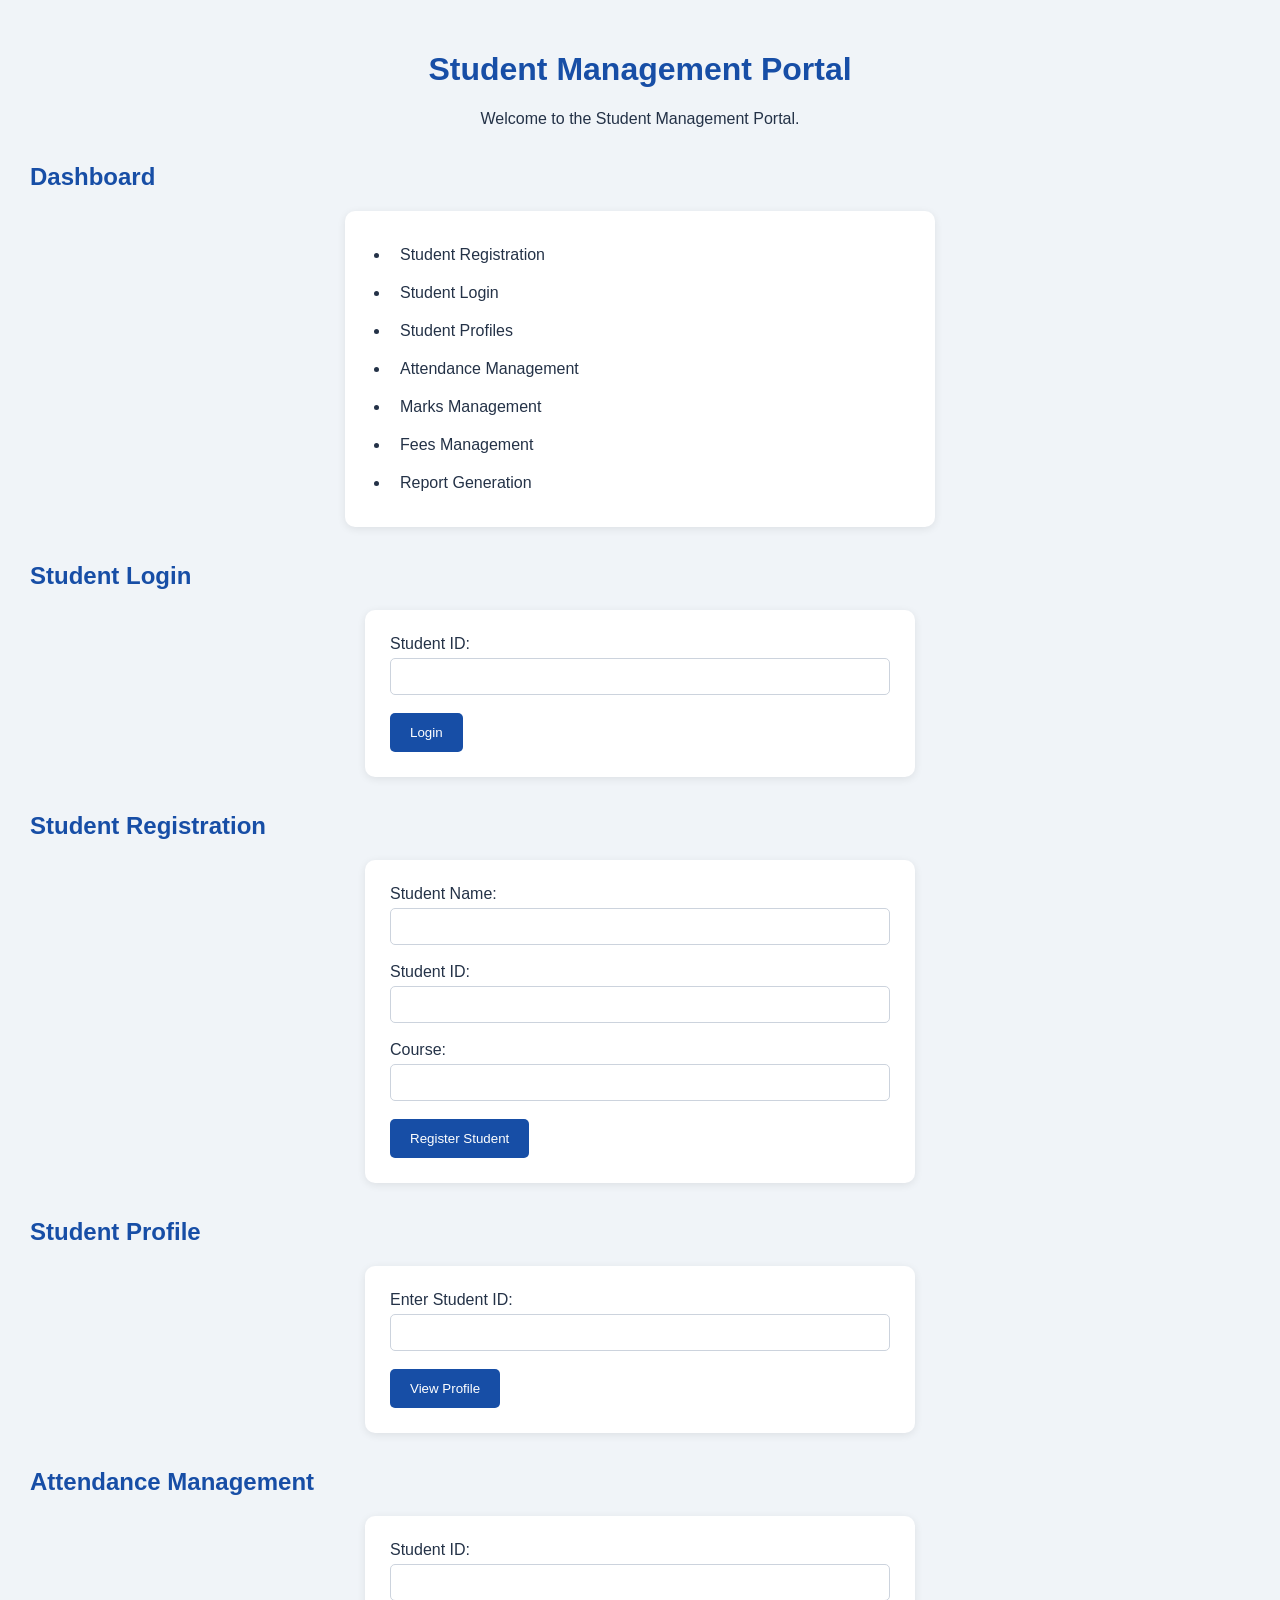
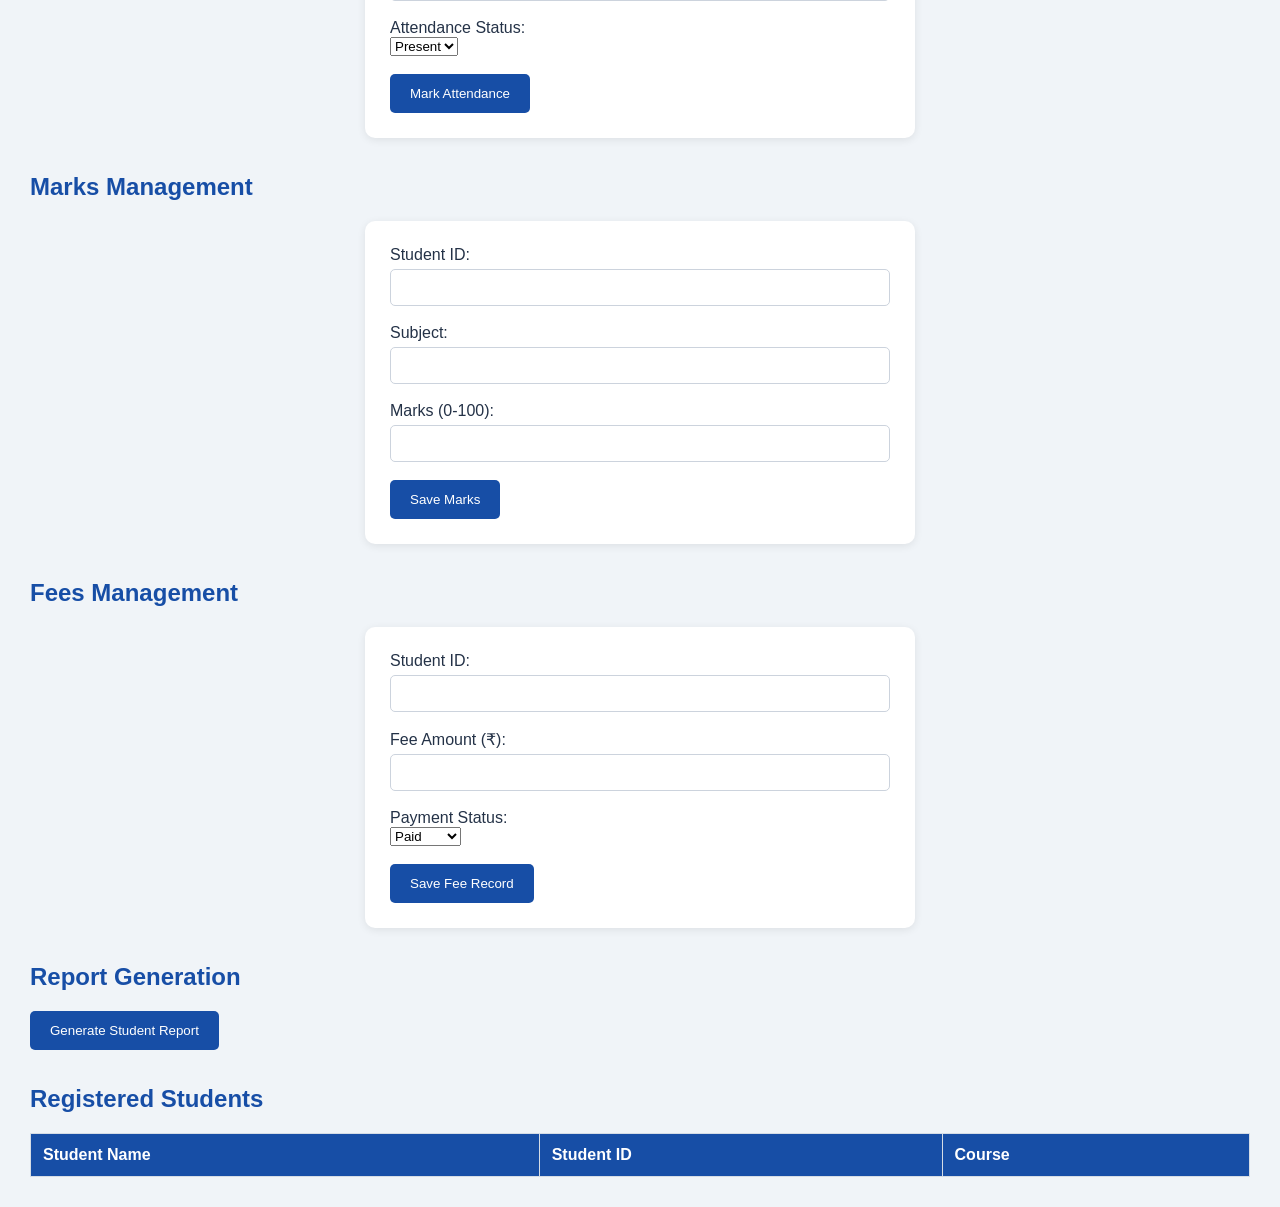
<file: index.html>
<!DOCTYPE html>
<html lang="en">
<head>
    <meta charset="UTF-8">
    <meta name="viewport" content="width=device-width, initial-scale=1.0">
    <title>Student Management Portal</title>
    <link rel="stylesheet" href="style.css">
</head>
<body>
    <h1>Student Management Portal</h1>
    <p>Welcome to the Student Management Portal.</p>

    <h2>Dashboard</h2>
    <ul>
        <li>Student Registration</li>
        <li>Student Login</li>
        <li>Student Profiles</li>
        <li>Attendance Management</li>
        <li>Marks Management</li>
        <li>Fees Management</li>
        <li>Report Generation</li>
    </ul>

    <h2>Student Login</h2>
    <form id="loginForm">
        <label for="loginStudentId">Student ID:</label><br>
        <input type="text" id="loginStudentId" required>
        <br><br>
        <button type="submit">Login</button>
    </form>
    <p id="loginMessage"></p>

    <h2>Student Registration</h2>
    <form id="registrationForm">
        <label for="studentName">Student Name:</label><br>
        <input type="text" id="studentName" name="studentName" required>
        <br><br>

        <label for="studentId">Student ID:</label><br>
        <input type="text" id="studentId" name="studentId" required>
        <br><br>

        <label for="course">Course:</label><br>
        <input type="text" id="course" name="course" required>
        <br><br>

        <button type="submit">Register Student</button>
    </form>

    <h2>Student Profile</h2>
    <form id="profileForm">
        <label for="profileStudentId">Enter Student ID:</label><br>
        <input type="text" id="profileStudentId" required>
        <br><br>
        <button type="submit">View Profile</button>
    </form>
    <div id="profileDetails"></div>

    <h2>Attendance Management</h2>
    <form id="attendanceForm">
        <label for="attendanceStudentId">Student ID:</label><br>
        <input type="text" id="attendanceStudentId" required>
        <br><br>
        <label for="attendanceStatus">Attendance Status:</label><br>
        <select id="attendanceStatus">
            <option value="Present">Present</option>
            <option value="Absent">Absent</option>
        </select>
        <br><br>
        <button type="submit">Mark Attendance</button>
    </form>
    <p id="attendanceMessage"></p>

    <h2>Marks Management</h2>
    <form id="marksForm">
        <label for="marksStudentId">Student ID:</label><br>
        <input type="text" id="marksStudentId" required>
        <br><br>
        <label for="subject">Subject:</label><br>
        <input type="text" id="subject" required>
        <br><br>
        <label for="marks">Marks (0-100):</label><br>
        <input type="number" id="marks" min="0" max="100" required>
        <br><br>
        <button type="submit">Save Marks</button>
    </form>
    <p id="marksMessage"></p>

    <h2>Fees Management</h2>
    <form id="feesForm">
        <label for="feesStudentId">Student ID:</label><br>
        <input type="text" id="feesStudentId" required>
        <br><br>
        <label for="feeAmount">Fee Amount (₹):</label><br>
        <input type="number" id="feeAmount" min="1" step="0.01" required>
        <br><br>
        <label for="feeStatus">Payment Status:</label><br>
        <select id="feeStatus">
            <option value="Paid">Paid</option>
            <option value="Pending">Pending</option>
        </select>
        <br><br>
        <button type="submit">Save Fee Record</button>
    </form>
    <p id="feesMessage"></p>

    <h2>Report Generation</h2>
    <button type="button" id="generateReport">Generate Student Report</button>
    <div id="reportOutput"></div>

    <h2>Registered Students</h2>
    <table id="studentsTable">
        <thead>
            <tr>
                <th>Student Name</th>
                <th>Student ID</th>
                <th>Course</th>
            </tr>
        </thead>
        <tbody id="studentsList">
        </tbody>
    </table>

    <script src="script.js"></script>
</body>
</html>
</file>
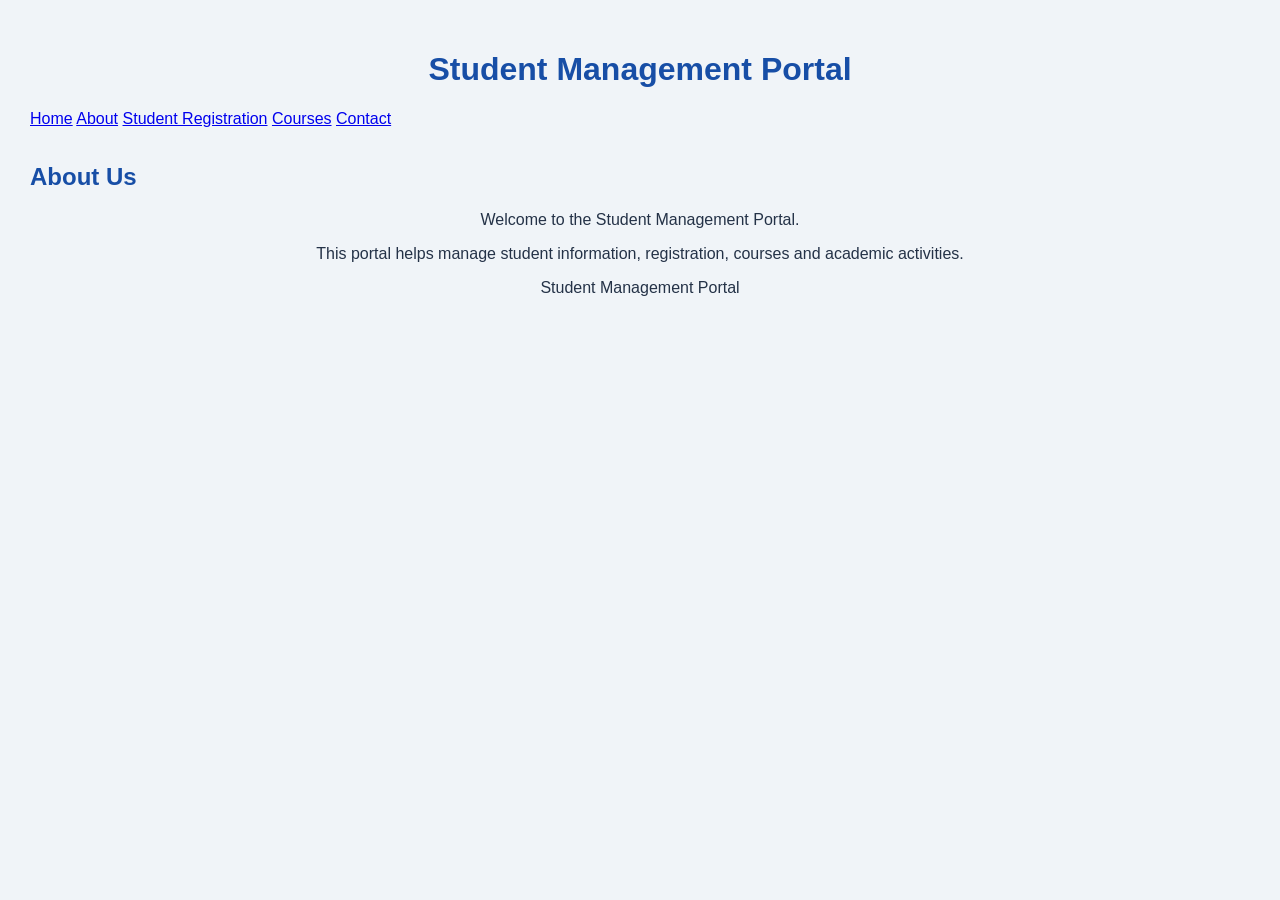
<file: about.html>
<!DOCTYPE html>
<html lang="en">
<head>
    <meta charset="UTF-8">
    <meta name="viewport" content="width=device-width, initial-scale=1.0">
    <title>About - Student Management Portal</title>
    <link rel="stylesheet" href="style.css">
</head>
<body>
    <header>
        <h1>Student Management Portal</h1>
        <nav>
            <a href="index.html">Home</a>
            <a href="about.html">About</a>
            <a href="registration.html">Student Registration</a>
            <a href="courses.html">Courses</a>
            <a href="contact.html">Contact</a>
        </nav>
    </header>

    <main>
        <h2>About Us</h2>
        <p>Welcome to the Student Management Portal.</p>
        <p>This portal helps manage student information,
           registration, courses and academic activities.</p>
    </main>

    <footer>
        <p>Student Management Portal</p>
    </footer>
</body>
</html>
</file>
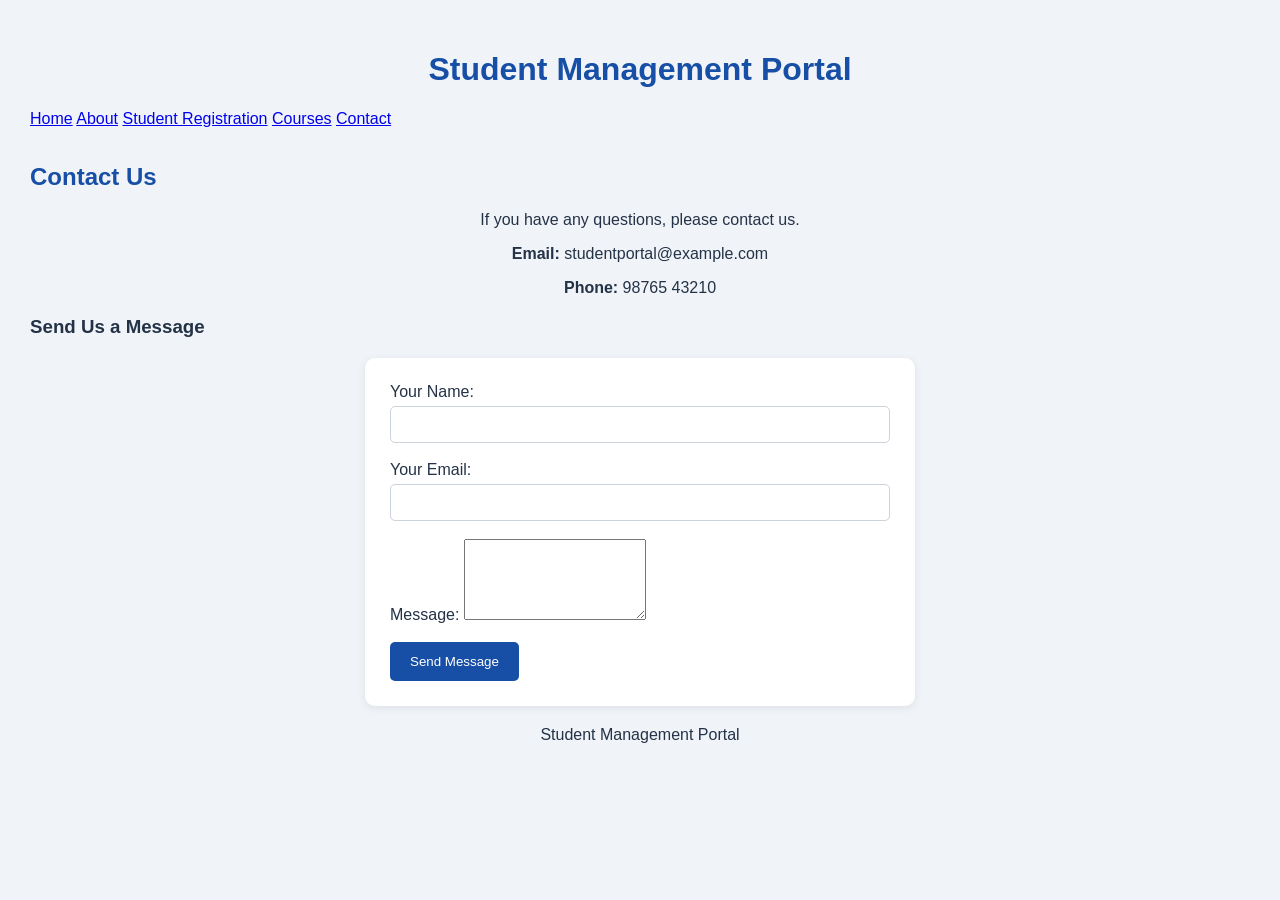
<file: contact.html>
<!DOCTYPE html>
<html lang="en">
<head>
    <meta charset="UTF-8">
    <meta name="viewport" content="width=device-width, initial-scale=1.0">
    <title>Contact - Student Management Portal</title>
    <link rel="stylesheet" href="style.css">
</head>
<body>
    <header>
        <h1>Student Management Portal</h1>
        <nav>
            <a href="index.html">Home</a>
            <a href="about.html">About</a>
            <a href="registration.html">Student Registration</a>
            <a href="courses.html">Courses</a>
            <a href="contact.html">Contact</a>
        </nav>
    </header>

    <main>
        <h2>Contact Us</h2>
        <p>If you have any questions, please contact us.</p>

        <p><strong>Email:</strong> studentportal@example.com</p>
        <p><strong>Phone:</strong> 98765 43210</p>

        <h3>Send Us a Message</h3>
        <form>
            <label for="name">Your Name:</label>
            <input type="text" id="name" name="name" required>
            <br><br>

            <label for="email">Your Email:</label>
            <input type="email" id="email" name="email" required>
            <br><br>

            <label for="message">Message:</label>
            <textarea id="message" name="message" rows="5" required></textarea>
            <br><br>

            <button type="submit">Send Message</button>
        </form>
    </main>

    <footer>
        <p>Student Management Portal</p>
    </footer>
</body>
</html>
</file>
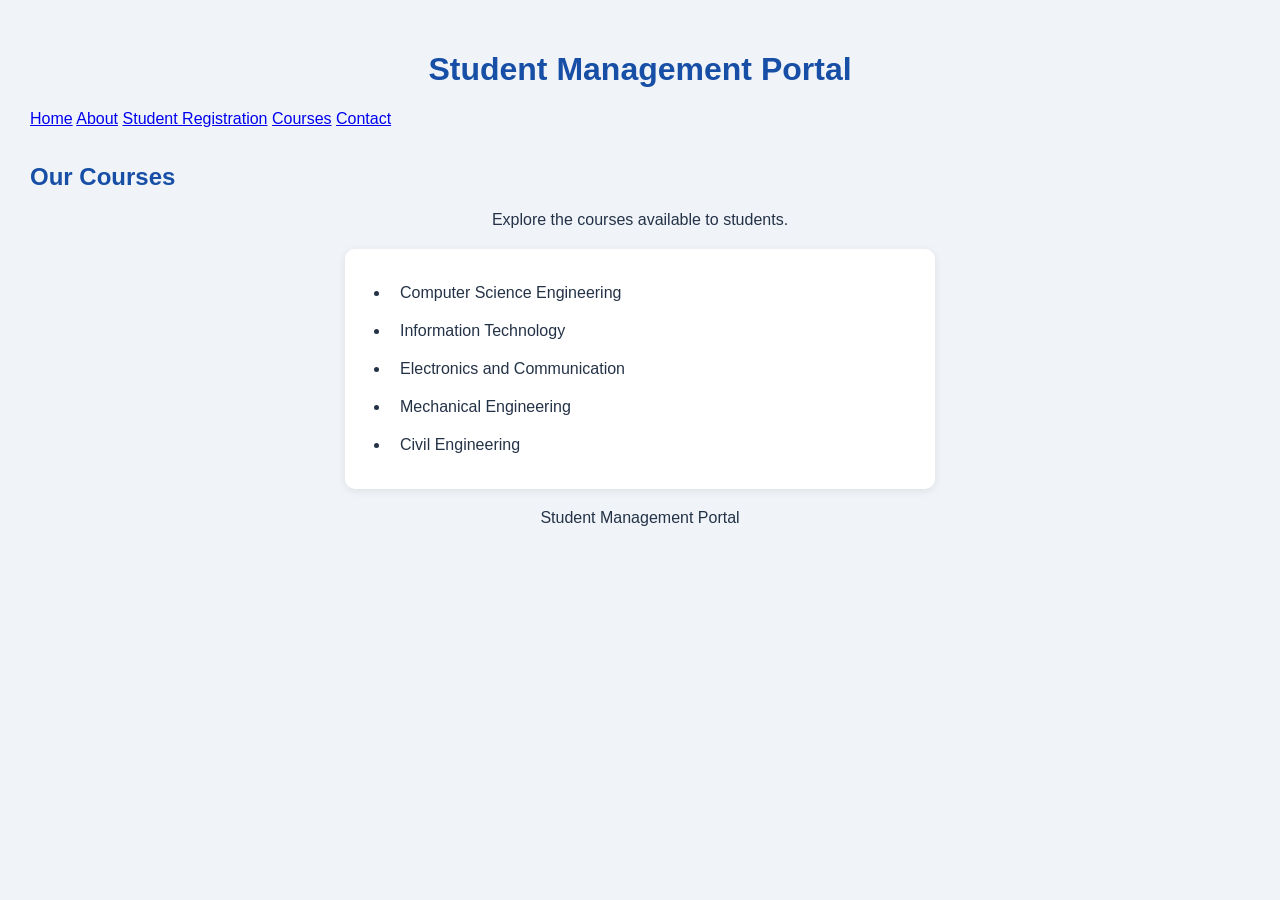
<file: courses.html>
<!DOCTYPE html>
<html lang="en">
<head>
    <meta charset="UTF-8">
    <meta name="viewport" content="width=device-width, initial-scale=1.0">
    <title>Courses - Student Management Portal</title>
    <link rel="stylesheet" href="style.css">
</head>
<body>
    <header>
        <h1>Student Management Portal</h1>
        <nav>
            <a href="index.html">Home</a>
            <a href="about.html">About</a>
            <a href="registration.html">Student Registration</a>
            <a href="courses.html">Courses</a>
            <a href="contact.html">Contact</a>
        </nav>
    </header>

    <main>
        <h2>Our Courses</h2>
        <p>Explore the courses available to students.</p>

        <ul>
            <li>Computer Science Engineering</li>
            <li>Information Technology</li>
            <li>Electronics and Communication</li>
            <li>Mechanical Engineering</li>
            <li>Civil Engineering</li>
        </ul>
    </main>

    <footer>
        <p>Student Management Portal</p>
    </footer>
</body>
</html>
</file>
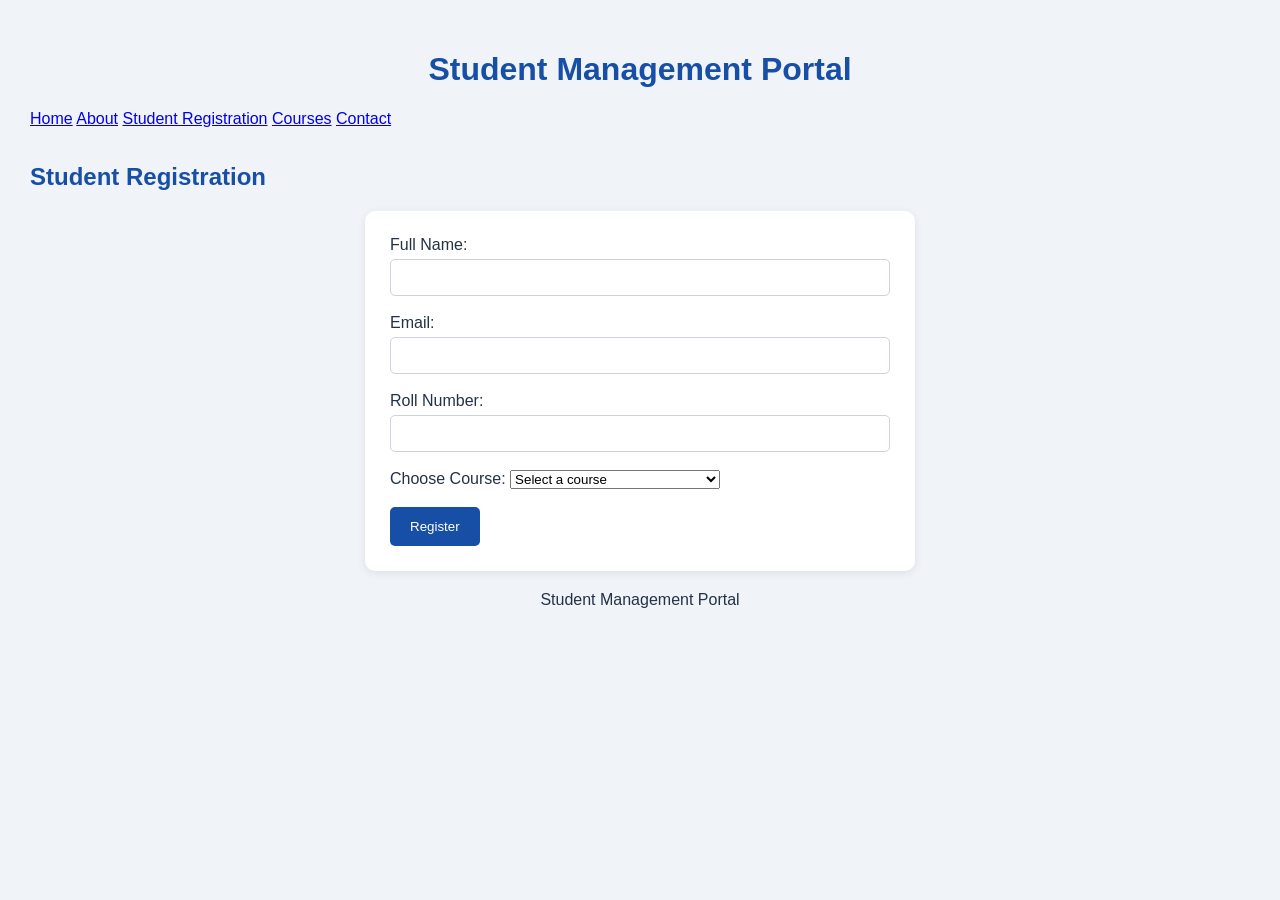
<file: registration.html>
<!DOCTYPE html>
<html lang="en">
<head>
    <meta charset="UTF-8">
    <meta name="viewport" content="width=device-width, initial-scale=1.0">
    <title>Student Registration - Student Management Portal</title>
    <link rel="stylesheet" href="style.css">
</head>
<body>
    <header>
        <h1>Student Management Portal</h1>
        <nav>
            <a href="index.html">Home</a>
            <a href="about.html">About</a>
            <a href="registration.html">Student Registration</a>
            <a href="courses.html">Courses</a>
            <a href="contact.html">Contact</a>
        </nav>
    </header>

    <main>
        <h2>Student Registration</h2>
        <form>
            <label for="name">Full Name:</label>
            <input type="text" id="name" name="name" required>
            <br><br>

            <label for="email">Email:</label>
            <input type="email" id="email" name="email" required>
            <br><br>

            <label for="roll">Roll Number:</label>
            <input type="text" id="roll" name="roll" required>
            <br><br>

            <label for="course">Choose Course:</label>
            <select id="course" name="course" required>
                <option value="">Select a course</option>
                <option value="CSE">Computer Science Engineering</option>
                <option value="IT">Information Technology</option>
                <option value="ECE">Electronics and Communication</option>
                <option value="MECH">Mechanical Engineering</option>
                <option value="CIVIL">Civil Engineering</option>
            </select>
            <br><br>

            <button type="submit">Register</button>
        </form>
    </main>

    <footer>
        <p>Student Management Portal</p>
    </footer>
</body>
</html>
</file>
<file: style.css>
body {
    font-family: Arial, sans-serif;
    background-color: #f0f4f8;
    margin: 0;
    padding: 30px;
    color: #243247;
}

h1 {
    text-align: center;
    color: #174ea6;
}

p {
    text-align: center;
}

h2 {
    color: #174ea6;
    margin-top: 35px;
}

ul {
    background-color: white;
    padding: 25px 45px;
    border-radius: 10px;
    max-width: 500px;
    margin: 20px auto;
    box-shadow: 0 2px 8px #00000015;
}

li {
    padding: 10px;
}

/* Registration Form */
form {
    background-color: white;
    padding: 25px;
    border-radius: 10px;
    max-width: 500px;
    margin: 20px auto;
    box-shadow: 0 2px 8px #00000015;
}

input {
    width: 100%;
    padding: 10px;
    margin-top: 5px;
    box-sizing: border-box;
    border: 1px solid #ccd3dd;
    border-radius: 5px;
}

button {
    background-color: #174ea6;
    color: white;
    padding: 12px 20px;
    border: none;
    border-radius: 5px;
    cursor: pointer;
}

button:hover {
    background-color: #123b80;
}

/* Registered Students Table */
table {
    width: 100%;
    border-collapse: collapse;
    background-color: white;
    margin-top: 20px;
}

th, td {
    border: 1px solid #d5dce5;
    padding: 12px;
    text-align: left;
}

th {
    background-color: #174ea6;
    color: white;
}

tbody tr:nth-child(even) {
    background-color: #f0f4f8;
}
</file>
